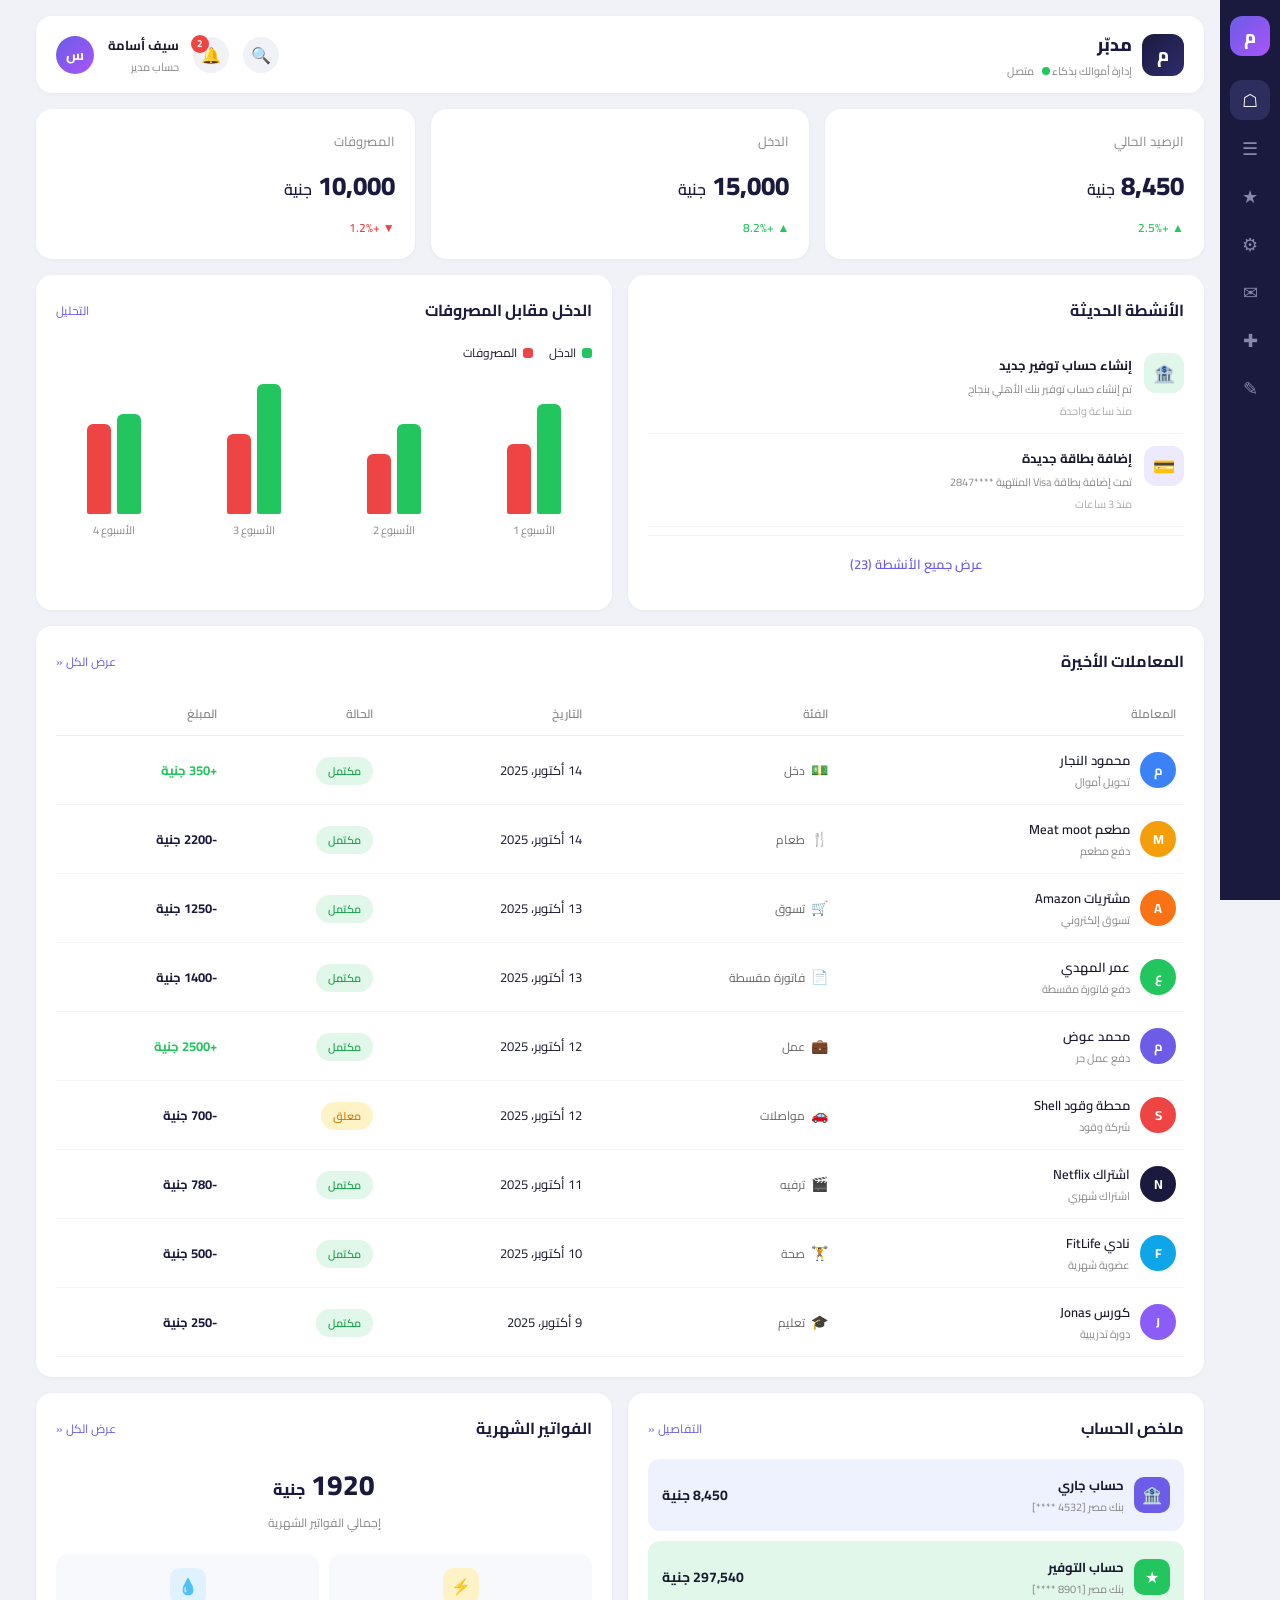
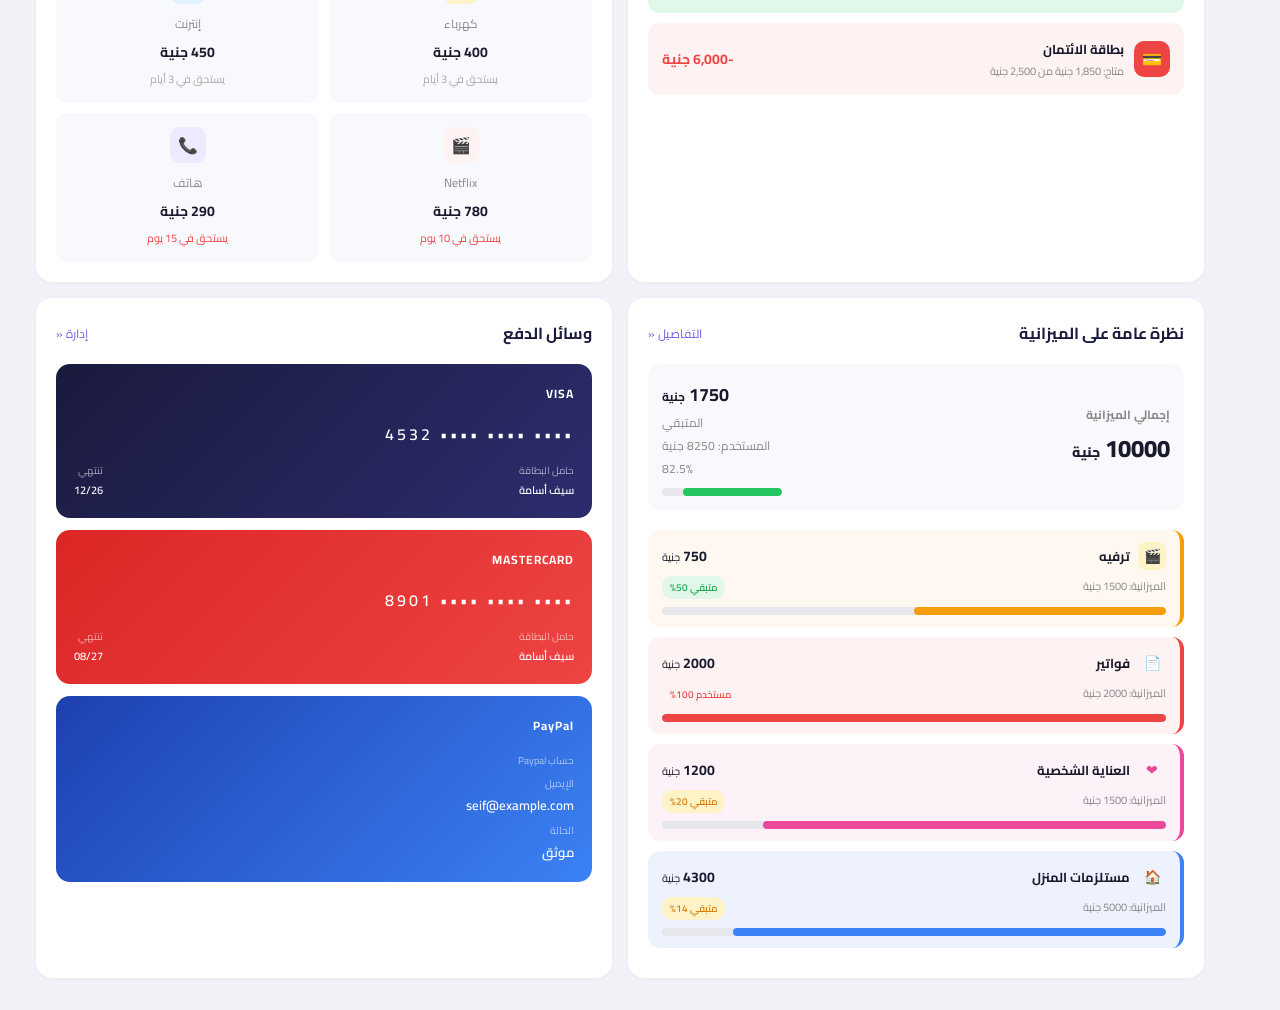
<file: index.html>
<!DOCTYPE html>
<html lang="ar" dir="rtl">
<head>
    <meta charset="UTF-8">
   <meta name="viewport" content="width=device-width, initial-scale=1.0">
    <title>مدبّر - إدارة أموالك بذكاء</title>
    <link rel="stylesheet" href="style.css">
</head>
<body>


<nav class="sidebar">
    <div class="sidebar-logo">م</div>
    <div class="sidebar-icon active">&#9750;</div>
    <div class="sidebar-icon">&#9776;</div>
    <div class="sidebar-icon">&#9733;</div>
    <div class="sidebar-icon">&#9881;</div>
    <div class="sidebar-icon">&#9993;</div>
    <div class="sidebar-icon">&#10010;</div>
    <div class="sidebar-icon">&#9998;</div>
</nav>


<div class="main">

 
    <header class="header">
  <div class="header-brand">
  <div class="header-brand-icon">م</div>
  <div class="header-brand-text">
   <h1>مدبّر</h1>
   <p>إدارة أموالك بذكاء <span class="status-dot"></span> متصل</p>
    </div>
    </div>
    <div class="header-user">
     <div class="header-search">&#128269;</div>
     <div class="header-notif">
           &#128276;
       <span class="notif-badge">2</span>
            </div>
            <div class="user-info">
                <div class="name">سيف أسامة</div>
                <div class="role">حساب مدير</div>
            </div>
            <div class="user-avatar">س</div>
        </div>
    </header>

    
    <div class="stats-row">
        <div class="stat-card">
            <div class="label">الرصيد الحالي</div>
            <div class="value">8,450 <span>جنية</span></div>
            <div class="change up">&#9650; +2.5%</div>
        </div>
        <div class="stat-card">
            <div class="label">الدخل</div>
            <div class="value">15,000 <span>جنية</span></div>
            <div class="change up">&#9650; +8.2%</div>
        </div>
        <div class="stat-card">
            <div class="label">المصروفات</div>
            <div class="value">10,000 <span>جنية</span></div>
            <div class="change down">&#9660; +1.2%</div>
        </div>
    </div>

   
    <div class="grid-2">
              <div class="card">
            <div class="card-header">
                <div class="card-title">الأنشطة الحديثة</div>
            </div>
            <div class="activity-item">
                <div class="activity-icon savings">&#127974;</div>
                <div>
                    <div class="activity-info">
                        <h4>إنشاء حساب توفير جديد</h4>
                        <p>تم إنشاء حساب توفير بنك الأهلي بنجاح</p>
                    </div>
                    <div class="activity-time">منذ ساعة واحدة</div>
                </div>
            </div>
            <div class="activity-item">
                <div class="activity-icon card-act">&#128179;</div>
                <div>
                    <div class="activity-info">
                        <h4>إضافة بطاقة جديدة</h4>
                        <p>تمت إضافة بطاقة Visa المنتهية ****2847</p>
                    </div>
                    <div class="activity-time">منذ 3 ساعات</div>
                </div>
            </div>
            <div class="view-all-link">
                <a href="#">عرض جميع الأنشطة (23)</a>
            </div>
        </div>

   
        <div class="card">
            <div class="card-header">
                <div class="card-title">الدخل مقابل المصروفات</div>
                <span class="card-link">التحليل</span>
            </div>
            <div class="chart-legend">
                <div class="legend-item">
                    <div class="legend-dot" style="background:#22c55e"></div>
                    <span>الدخل</span>
                </div>
                <div class="legend-item">
                    <div class="legend-dot" style="background:#ef4444"></div>
                    <span>المصروفات</span>
                </div>
            </div>
            <div class="bar-chart">
                <div class="bar-group">
                    <div class="bars">
                        <div class="bar income" style="height:110px"></div>
                        <div class="bar expense" style="height:70px"></div>
                    </div>
                    <div class="bar-label">الأسبوع 1</div>
                </div>
                <div class="bar-group">
                    <div class="bars">
                        <div class="bar income" style="height:90px"></div>
                        <div class="bar expense" style="height:60px"></div>
                    </div>
                    <div class="bar-label">الأسبوع 2</div>
                </div>
                <div class="bar-group">
                    <div class="bars">
                        <div class="bar income" style="height:130px"></div>
                        <div class="bar expense" style="height:80px"></div>
                    </div>
                    <div class="bar-label">الأسبوع 3</div>
                </div>
                <div class="bar-group">
                    <div class="bars">
                        <div class="bar income" style="height:100px"></div>
                        <div class="bar expense" style="height:90px"></div>
                    </div>
                    <div class="bar-label">الأسبوع 4</div>
                </div>
            </div>
        </div>
    </div>

    <!-- Transactions Table -->
    <div class="card full-card">
        <div class="card-header">
            <div class="card-title">المعاملات الأخيرة</div>
            <span class="card-link">عرض الكل &laquo;</span>
        </div>
        <table class="transactions-table">
            <thead>
                <tr>
                    <th>المعاملة</th>
                    <th>الفئة</th>
                    <th>التاريخ</th>
                    <th>الحالة</th>
                    <th>المبلغ</th>
                </tr>
            </thead>
            <tbody>
                <tr>
                    <td>
                        <div class="tx-name">
                            <div class="tx-avatar" style="background:#3b82f6">م</div>
                            <div class="tx-name-info">
                                <h4>محمود النجار</h4>
                                <p>تحويل أموال</p>
                            </div>
                        </div>
                    </td>
                    <td><div class="tx-cat"><span class="tx-cat-icon">&#128181;</span> دخل</div></td>
                    <td>14 أكتوبر، 2025</td>
                    <td><span class="tx-status complete">مكتمل</span></td>
                    <td><span class="tx-amount positive">+350 جنية</span></td>
                </tr>
                <tr>
                    <td>
                        <div class="tx-name">
                            <div class="tx-avatar" style="background:#f59e0b">M</div>
                            <div class="tx-name-info">
                                <h4>مطعم Meat moot</h4>
                                <p>دفع مطعم</p>
                            </div>
                        </div>
                    </td>
                    <td><div class="tx-cat"><span class="tx-cat-icon">&#127860;</span> طعام</div></td>
                    <td>14 أكتوبر، 2025</td>
                    <td><span class="tx-status complete">مكتمل</span></td>
                    <td><span class="tx-amount negative">-2200 جنية</span></td>
                </tr>
                <tr>
                    <td>
                        <div class="tx-name">
                            <div class="tx-avatar" style="background:#f97316">A</div>
                            <div class="tx-name-info">
                                <h4>مشتريات Amazon</h4>
                                <p>تسوق إلكتروني</p>
                            </div>
                        </div>
                    </td>
                    <td><div class="tx-cat"><span class="tx-cat-icon">&#128722;</span> تسوق</div></td>
                    <td>13 أكتوبر، 2025</td>
                    <td><span class="tx-status complete">مكتمل</span></td>
                    <td><span class="tx-amount negative">-1250 جنية</span></td>
                </tr>
                <tr>
                    <td>
                        <div class="tx-name">
                            <div class="tx-avatar" style="background:#22c55e">ع</div>
                            <div class="tx-name-info">
                                <h4>عمر المهدي</h4>
                                <p>دفع فاتورة مقسطة</p>
                            </div>
                        </div>
                    </td>
                    <td><div class="tx-cat"><span class="tx-cat-icon">&#128196;</span> فاتورة مقسطة</div></td>
                    <td>13 أكتوبر، 2025</td>
                    <td><span class="tx-status complete">مكتمل</span></td>
                    <td><span class="tx-amount negative">-1400 جنية</span></td>
                </tr>
                <tr>
                    <td>
                        <div class="tx-name">
                            <div class="tx-avatar" style="background:#6c5ce7">م</div>
                            <div class="tx-name-info">
                                <h4>محمد عوض</h4>
                                <p>دفع عمل حر</p>
                            </div>
                        </div>
                    </td>
                    <td><div class="tx-cat"><span class="tx-cat-icon">&#128188;</span> عمل</div></td>
                    <td>12 أكتوبر، 2025</td>
                    <td><span class="tx-status complete">مكتمل</span></td>
                    <td><span class="tx-amount positive">+2500 جنية</span></td>
                </tr>
                <tr>
                    <td>
                        <div class="tx-name">
                            <div class="tx-avatar" style="background:#ef4444">S</div>
                            <div class="tx-name-info">
                                <h4>محطة وقود Shell</h4>
                                <p>شركة وقود</p>
                            </div>
                        </div>
                    </td>
                    <td><div class="tx-cat"><span class="tx-cat-icon">&#128663;</span> مواصلات</div></td>
                    <td>12 أكتوبر، 2025</td>
                    <td><span class="tx-status pending">معلق</span></td>
                    <td><span class="tx-amount negative">-700 جنية</span></td>
                </tr>
                <tr>
                    <td>
                        <div class="tx-name">
                            <div class="tx-avatar" style="background:#1a1a3e">N</div>
                            <div class="tx-name-info">
                                <h4>اشتراك Netflix</h4>
                                <p>اشتراك شهري</p>
                            </div>
                        </div>
                    </td>
                    <td><div class="tx-cat"><span class="tx-cat-icon">&#127916;</span> ترفيه</div></td>
                    <td>11 أكتوبر، 2025</td>
                    <td><span class="tx-status complete">مكتمل</span></td>
                    <td><span class="tx-amount negative">-780 جنية</span></td>
                </tr>
                <tr>
                    <td>
                        <div class="tx-name">
                            <div class="tx-avatar" style="background:#0ea5e9">F</div>
                            <div class="tx-name-info">
                                <h4>نادي FitLife</h4>
                                <p>عضوية شهرية</p>
                            </div>
                        </div>
                    </td>
                    <td><div class="tx-cat"><span class="tx-cat-icon">&#127947;</span> صحة</div></td>
                    <td>10 أكتوبر، 2025</td>
                    <td><span class="tx-status complete">مكتمل</span></td>
                    <td><span class="tx-amount negative">-500 جنية</span></td>
                </tr>
                <tr>
                    <td>
                        <div class="tx-name">
                            <div class="tx-avatar" style="background:#8b5cf6">J</div>
                            <div class="tx-name-info">
                                <h4>كورس Jonas</h4>
                                <p>دورة تدريبية</p>
                            </div>
                        </div>
                    </td>
                    <td><div class="tx-cat"><span class="tx-cat-icon">&#127891;</span> تعليم</div></td>
                    <td>9 أكتوبر، 2025</td>
                    <td><span class="tx-status complete">مكتمل</span></td>
                    <td><span class="tx-amount negative">-250 جنية</span></td>
                </tr>
            </tbody>
        </table>
    </div>

       <div class="grid-2">
      
        <div class="card">
            <div class="card-header">
                <div class="card-title">ملخص الحساب</div>
                <span class="card-link">التفاصيل &laquo;</span>
            </div>
            <div class="account-item checking">
                <div class="account-right">
                    <div class="account-icon checking">&#127974;</div>
                    <div class="account-name">
                        <h4>حساب جاري</h4>
                        <p>بنك مصر [4532 ****]</p>
                    </div>
                </div>
                <div class="account-balance">8,450 جنية</div>
            </div>
            <div class="account-item savings">
                <div class="account-right">
                    <div class="account-icon savings-icon">&#9733;</div>
                    <div class="account-name">
                        <h4>حساب التوفير</h4>
                        <p>بنك مصر [8901 ****]</p>
                    </div>
                </div>
                <div class="account-balance">297,540 جنية</div>
            </div>
            <div class="account-item credit">
                <div class="account-right">
                    <div class="account-icon credit-icon">&#128179;</div>
                    <div class="account-name">
                        <h4>بطاقة الائتمان</h4>
                        <p>متاح: 1,850 جنية من 2,500 جنية</p>
                    </div>
                </div>
                <div class="account-balance" style="color:#ef4444">-6,000 جنية</div>
            </div>
        </div>

        
        <div class="card">
            <div class="card-header">
                <div class="card-title">الفواتير الشهرية</div>
                <span class="card-link">عرض الكل &laquo;</span>
            </div>
            <div class="bills-total">
                <div class="amount">1920 <span>جنية</span></div>
                <div class="subtitle">إجمالي الفواتير الشهرية</div>
            </div>
            <div class="bills-grid">
                <div class="bill-item">
                    <div class="bill-icon electric">&#9889;</div>
                    <div class="bill-name">كهرباء</div>
                    <div class="bill-amount">400 جنية</div>
                    <div class="bill-due">يستحق في 3 أيام</div>
                </div>
                <div class="bill-item">
                    <div class="bill-icon water">&#128167;</div>
                    <div class="bill-name">إنترنت</div>
                    <div class="bill-amount">450 جنية</div>
                    <div class="bill-due">يستحق في 3 أيام</div>
                </div>
                <div class="bill-item">
                    <div class="bill-icon netflix">&#127916;</div>
                    <div class="bill-name">Netflix</div>
                    <div class="bill-amount">780 جنية</div>
                    <div class="bill-due soon">يستحق في 10 يوم</div>
                </div>
                <div class="bill-item">
                    <div class="bill-icon phone">&#128222;</div>
                    <div class="bill-name">هاتف</div>
                    <div class="bill-amount">290 جنية</div>
                    <div class="bill-due soon">يستحق في 15 يوم</div>
                </div>
            </div>
        </div>
    </div>

 
    <div class="grid-2">
     
        <div class="card">
            <div class="card-header">
                <div class="card-title">نظرة عامة على الميزانية</div>
                <span class="card-link">التفاصيل &laquo;</span>
            </div>
            <div class="budget-total">
                <div class="budget-total-right">
                    <h4>إجمالي الميزانية</h4>
                    <div class="amount">10000 <span>جنية</span></div>
                </div>
                <div class="budget-total-left">
                    <div class="spent">1750 <span>جنية</span></div>
                    <div class="percent">المتبقي</div>
                    <div class="percent">المستخدم: 8250 جنية</div>
                    <div class="percent">82.5%</div>
                    <div class="progress-bar" style="width:120px">
                        <div class="progress-fill green" style="width:82.5%"></div>
                    </div>
                </div>
            </div>

            <div class="budget-item entertainment">
                <div class="budget-item-header">
                    <div class="budget-item-right">
                        <div class="budget-cat-icon" style="background:#fef3c7;color:#f59e0b">&#127916;</div>
                        <div class="budget-item-name">ترفيه</div>
                    </div>
                    <div class="budget-item-amount">750 <span>جنية</span></div>
                </div>
                <div class="budget-item-details">
                    <span>الميزانية: 1500 جنية</span>
                    <span class="budget-tag green">متبقي 50%</span>
                </div>
                <div class="progress-bar"><div class="progress-fill yellow" style="width:50%"></div></div>
            </div>

            <div class="budget-item bills-cat">
                <div class="budget-item-header">
                    <div class="budget-item-right">
                        <div class="budget-cat-icon" style="background:#fef2f2;color:#ef4444">&#128196;</div>
                        <div class="budget-item-name">فواتير</div>
                    </div>
                    <div class="budget-item-amount">2000 <span>جنية</span></div>
                </div>
                <div class="budget-item-details">
                    <span>الميزانية: 2000 جنية</span>
                    <span class="budget-tag red">مستخدم 100%</span>
                </div>
                <div class="progress-bar"><div class="progress-fill red" style="width:100%"></div></div>
            </div>

            <div class="budget-item personal">
                <div class="budget-item-header">
                    <div class="budget-item-right">
                        <div class="budget-cat-icon" style="background:#fdf2f8;color:#ec4899">&#10084;</div>
                        <div class="budget-item-name">العناية الشخصية</div>
                    </div>
                    <div class="budget-item-amount">1200 <span>جنية</span></div>
                </div>
                <div class="budget-item-details">
                    <span>الميزانية: 1500 جنية</span>
                    <span class="budget-tag yellow">متبقي 20%</span>
                </div>
                <div class="progress-bar"><div class="progress-fill pink" style="width:80%"></div></div>
            </div>

            <div class="budget-item home">
                <div class="budget-item-header">
                    <div class="budget-item-right">
                        <div class="budget-cat-icon" style="background:#eef2ff;color:#3b82f6">&#127968;</div>
                        <div class="budget-item-name">مستلزمات المنزل</div>
                    </div>
                    <div class="budget-item-amount">4300 <span>جنية</span></div>
                </div>
                <div class="budget-item-details">
                    <span>الميزانية: 5000 جنية</span>
                    <span class="budget-tag yellow">متبقي 14%</span>
                </div>
                <div class="progress-bar"><div class="progress-fill blue" style="width:86%"></div></div>
            </div>
        </div>

    
        <div class="card">
            <div class="card-header">
                <div class="card-title">وسائل الدفع</div>
                <span class="card-link">إدارة &laquo;</span>
            </div>

            <div class="payment-card visa">
                <div class="payment-card-brand">VISA</div>
                <div class="payment-card-number">4532 &bull;&bull;&bull;&bull; &bull;&bull;&bull;&bull; &bull;&bull;&bull;&bull;</div>
                <div class="payment-card-bottom">
                    <div>
                        <div class="label">حامل البطاقة</div>
                        <div class="val">سيف أسامة</div>
                    </div>
                    <div>
                        <div class="label">تنتهي</div>
                        <div class="val">12/26</div>
                    </div>
                </div>
            </div>

            <div class="payment-card master">
                <div class="payment-card-brand">MASTERCARD</div>
                <div class="payment-card-number">8901 &bull;&bull;&bull;&bull; &bull;&bull;&bull;&bull; &bull;&bull;&bull;&bull;</div>
                <div class="payment-card-bottom">
                    <div>
                        <div class="label">حامل البطاقة</div>
                        <div class="val">سيف أسامة</div>
                    </div>
                    <div>
                        <div class="label">تنتهي</div>
                        <div class="val">08/27</div>
                    </div>
                </div>
            </div>

            <div class="payment-card paypal">
                <div class="payment-card-brand">PayPal</div>
                <div class="payment-paypal-info">
                    <div>
                        <div class="label">حساب Paypal</div>
                    </div>
                    <div>
                        <div class="label">الإيميل</div>
                        <div class="val">seif@example.com</div>
                    </div>
                    <div>
                        <div class="label">الحالة</div>
                        <div class="val">موثق</div>
                    </div>
                </div>
            </div>
        </div>
    </div>

</div>

</body>
</html>
</file>
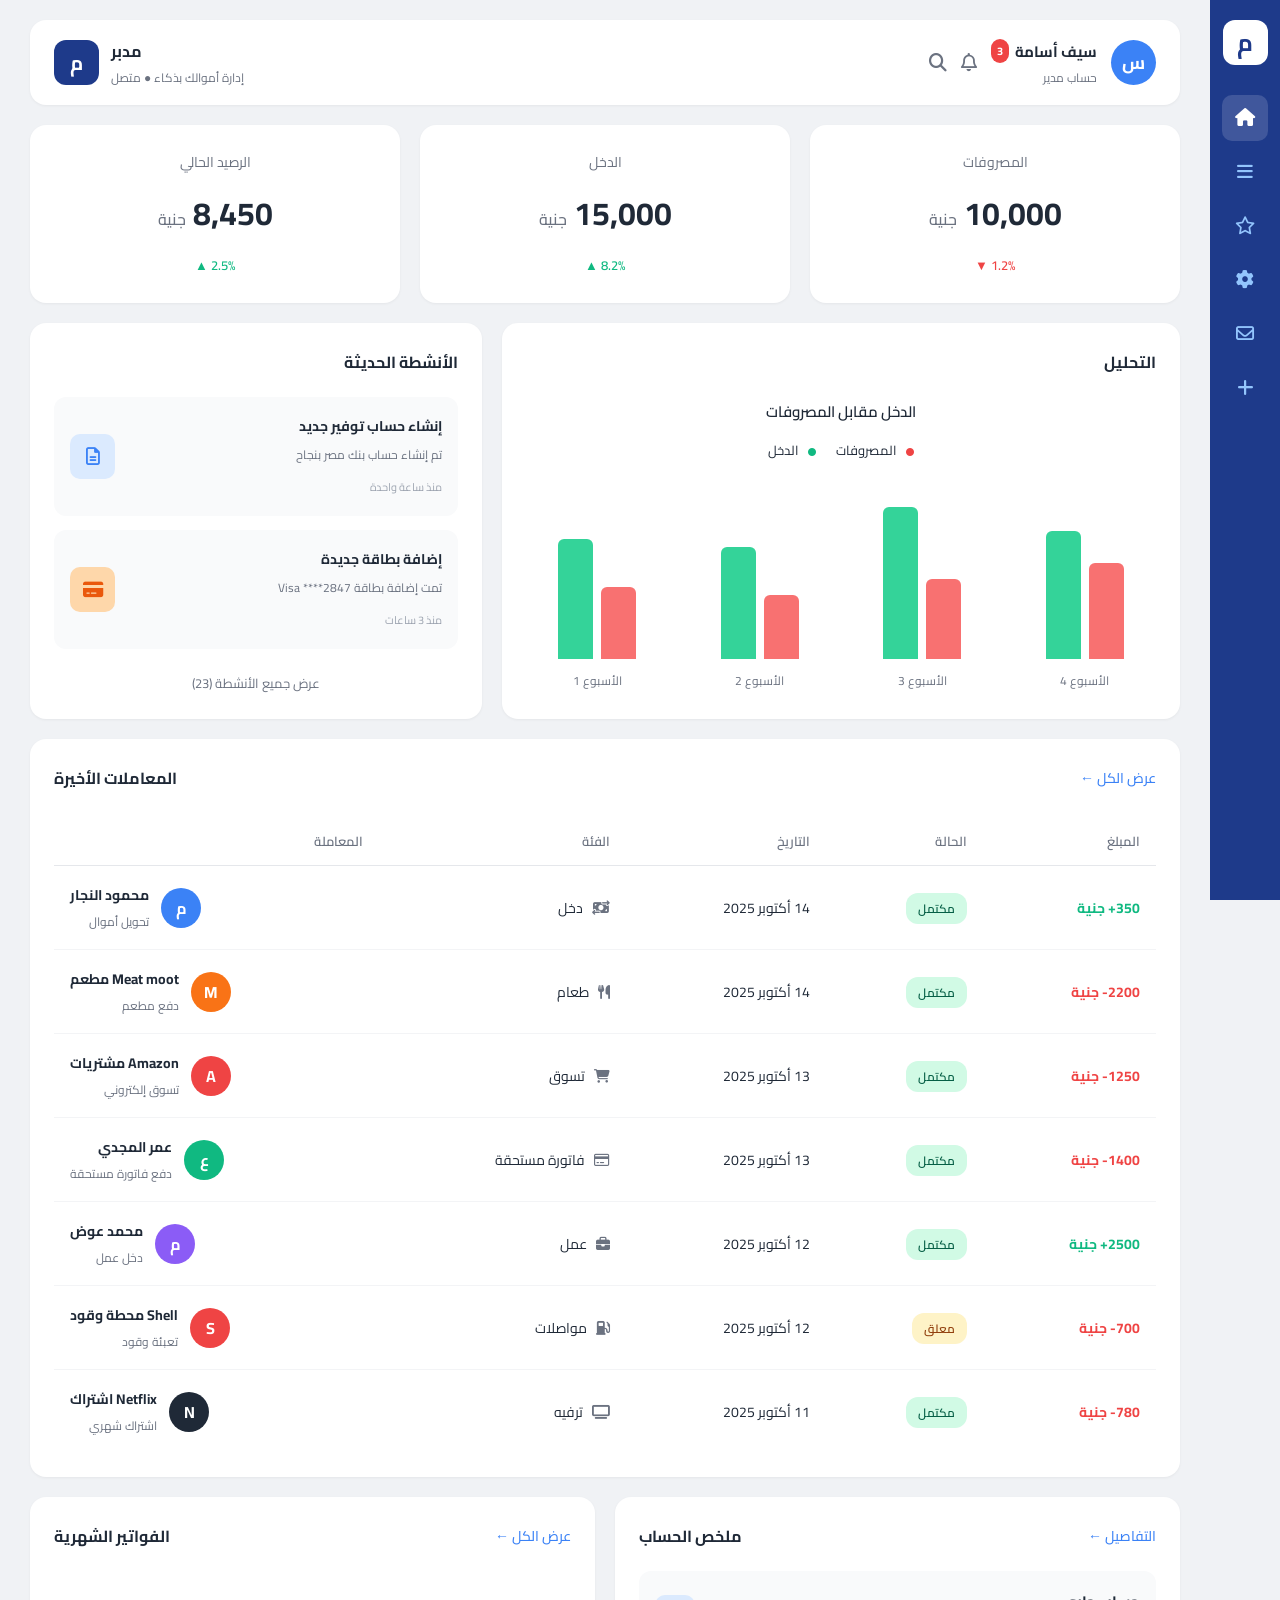
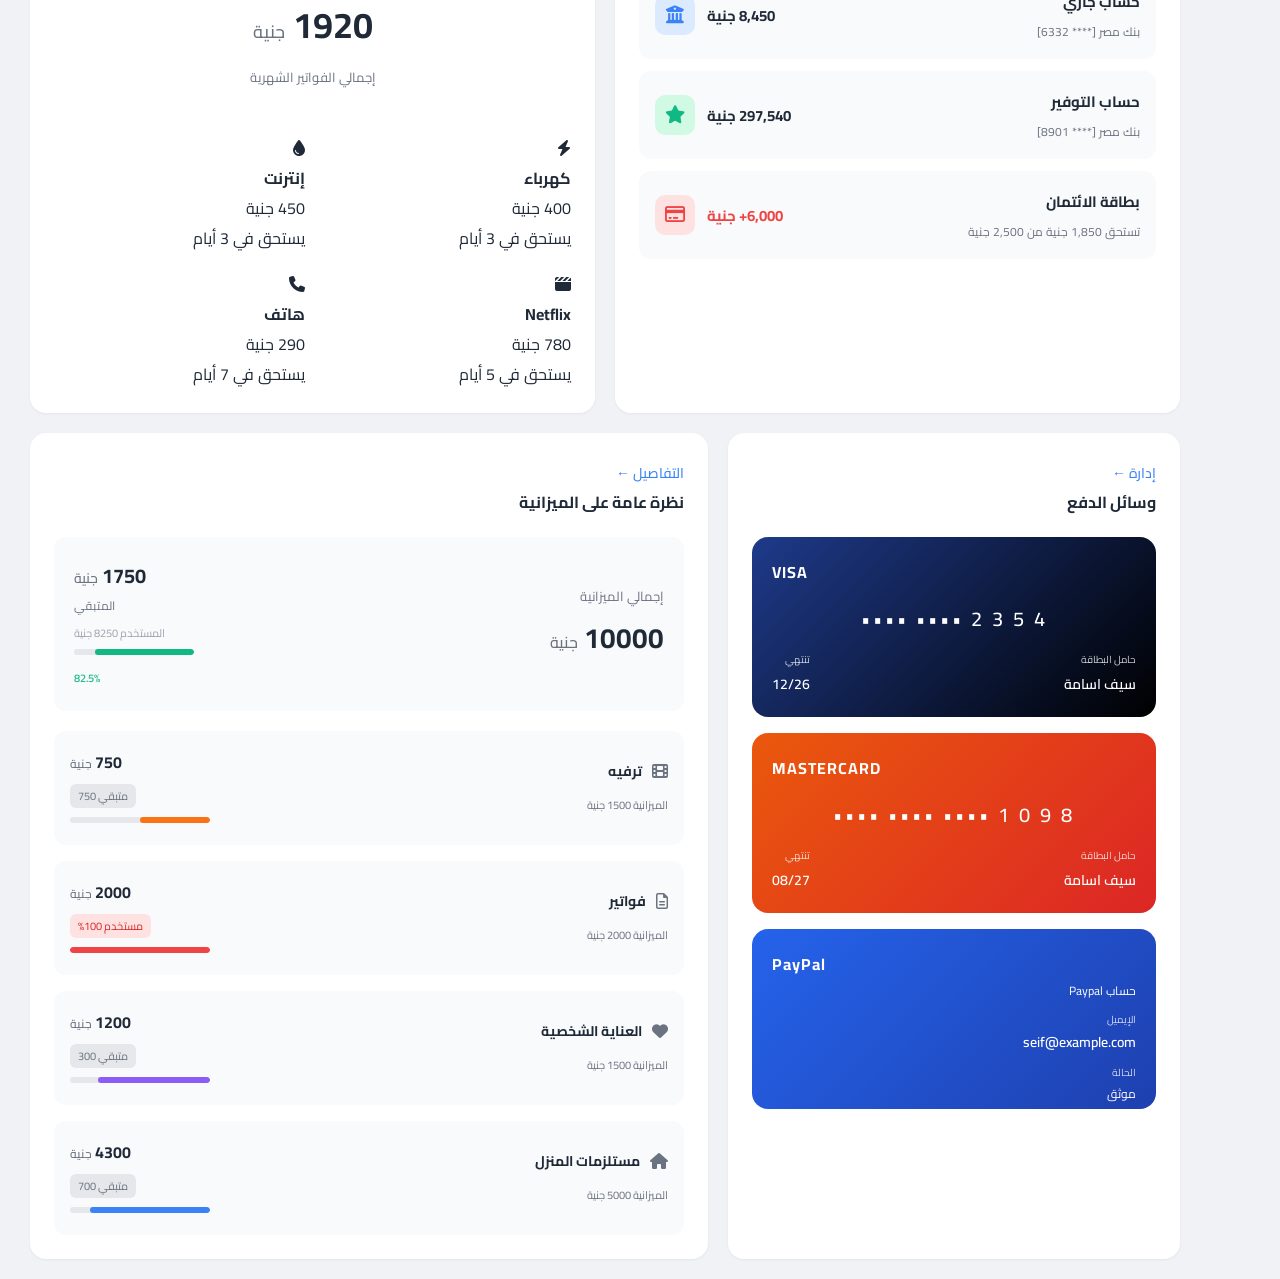
<file: Assignment 5/index.html>
<!DOCTYPE html>
<html lang="ar" dir="rtl">
<head>
    <meta charset="UTF-8">
    <meta name="viewport" content="width=device-width, initial-scale=1.0">
    <title>مدبر - إدارة أموالك بذكاء</title>
    <link rel="stylesheet" href="style.css">
    <link rel="stylesheet" href="https://cdnjs.cloudflare.com/ajax/libs/font-awesome/6.5.2/css/all.min.css">
    <link href="https://fonts.googleapis.com/css2?family=Cairo:wght@400;500;600;700&display=swap" rel="stylesheet">
</head>
<body>
    <div class="app-container">
        <aside class="sidebar">
            <div class="sidebar-logo">
                <div class="logo-icon">م</div>
            </div>
            <nav class="sidebar-icons">
                <a href="#" class="active"><i class="fa-solid fa-house"></i></a>
                <a href="#"><i class="fa-solid fa-bars"></i></a>
                <a href="#"><i class="fa-regular fa-star"></i></a>
                <a href="#"><i class="fa-solid fa-gear"></i></a>
                <a href="#"><i class="fa-regular fa-envelope"></i></a>
                <a href="#"><i class="fa-solid fa-plus"></i></a>
            </nav>
        </aside>

        <div class="main-wrapper">
            <header class="top-header">
                <div class="user-section">
                    <div class="user-avatar">س</div>
                    <div class="user-details">
                        <h4>سيف أسامة <span class="badge-notif">3</span></h4>
                        <p>حساب مدير</p>
                    </div>
                    <i class="fa-regular fa-bell"></i>
                    <i class="fa-solid fa-magnifying-glass"></i>
                </div>

                <div class="brand-section">
                    <div class="brand-info">
                        <h4>مدبر</h4>
                        <p>إدارة أموالك بذكاء ● متصل</p>
                    </div>
                    <div class="brand-icon">م</div>
                </div>
            </header>

            <div class="stats-row">
                <div class="stat-box">
                    <p>المصروفات</p>
                    <h2>10,000 <span>جنية</span></h2>
                    <span class="stat-percent down">1.2% ▼</span>
                </div>
                <div class="stat-box">
                    <p>الدخل</p>
                    <h2>15,000 <span>جنية</span></h2>
                    <span class="stat-percent up">8.2% ▲</span>
                </div>
                <div class="stat-box">
                    <p>الرصيد الحالي</p>
                    <h2>8,450 <span>جنية</span></h2>
                    <span class="stat-percent up">2.5% ▲</span>
                </div>
            </div>

            <div class="content-row">
                <div class="chart-section">
                    <div class="section-header">
                        <h3>التحليل</h3>
                    </div>
                    <div class="chart-container">
                        <h4>الدخل مقابل المصروفات</h4>
                        <div class="chart-legend">
                            <span><i class="fa-solid fa-circle" style="color: #ef4444;"></i> المصروفات</span>
                            <span><i class="fa-solid fa-circle" style="color: #10b981;"></i> الدخل</span>
                        </div>
                        <div class="bar-chart">
                            <div class="bar-group">
                                <div class="bars">
                                    <div class="bar red" style="height: 60%;"></div>
                                    <div class="bar green" style="height: 80%;"></div>
                                </div>
                                <span>الأسبوع 4</span>
                            </div>
                            <div class="bar-group">
                                <div class="bars">
                                    <div class="bar red" style="height: 50%;"></div>
                                    <div class="bar green" style="height: 95%;"></div>
                                </div>
                                <span>الأسبوع 3</span>
                            </div>
                            <div class="bar-group">
                                <div class="bars">
                                    <div class="bar red" style="height: 40%;"></div>
                                    <div class="bar green" style="height: 70%;"></div>
                                </div>
                                <span>الأسبوع 2</span>
                            </div>
                            <div class="bar-group">
                                <div class="bars">
                                    <div class="bar red" style="height: 45%;"></div>
                                    <div class="bar green" style="height: 75%;"></div>
                                </div>
                                <span>الأسبوع 1</span>
                            </div>
                        </div>
                    </div>
                </div>

                <div class="activity-section">
                    <div class="section-header">
                        <h3>الأنشطة الحديثة</h3>
                    </div>
                    <div class="activity-list">
                        <div class="activity-card">
                            <div class="activity-content">
                                <h4>إنشاء حساب توفير جديد</h4>
                                <p>تم إنشاء حساب بنك مصر بنجاح</p>
                                <span>منذ ساعة واحدة</span>
                            </div>
                            <div class="activity-icon-box">
                                <i class="fa-regular fa-file-lines"></i>
                            </div>
                        </div>
                        <div class="activity-card">
                            <div class="activity-content">
                                <h4>إضافة بطاقة جديدة</h4>
                                <p>تمت إضافة بطاقة Visa ****2847</p>
                                <span>منذ 3 ساعات</span>
                            </div>
                            <div class="activity-icon-box orange">
                                <i class="fa-solid fa-credit-card"></i>
                            </div>
                        </div>
                        <a href="#" class="view-all">عرض جميع الأنشطة (23)</a>
                    </div>
                </div>
            </div>

            <div class="transactions-section">
                <div class="section-header">
                    <a href="#" class="view-all-link">عرض الكل ←</a>
                    <h3>المعاملات الأخيرة</h3>
                </div>
                <div class="transactions-table">
                    <table>
                        <thead>
                            <tr>
                                <th>المبلغ</th>
                                <th>الحالة</th>
                                <th>التاريخ</th>
                                <th>الفئة</th>
                                <th>المعاملة</th>
                            </tr>
                        </thead>
                        <tbody>
                            <tr>
                                <td class="amount income">350+ جنية</td>
                                <td><span class="status-badge done">مكتمل</span></td>
                                <td>14 أكتوبر 2025</td>
                                <td><i class="fa-solid fa-money-bill-transfer"></i> دخل</td>
                                <td>
                                    <div class="transaction-info">
                                        <div class="avatar-circle blue">م</div>
                                        <div>
                                            <h4>محمود النجار</h4>
                                            <p>تحويل أموال</p>
                                        </div>
                                    </div>
                                </td>
                            </tr>
                            <tr>
                                <td class="amount expense">2200- جنية</td>
                                <td><span class="status-badge done">مكتمل</span></td>
                                <td>14 أكتوبر 2025</td>
                                <td><i class="fa-solid fa-utensils"></i> طعام</td>
                                <td>
                                    <div class="transaction-info">
                                        <div class="avatar-circle orange">M</div>
                                        <div>
                                            <h4>Meat moot مطعم</h4>
                                            <p>دفع مطعم</p>
                                        </div>
                                    </div>
                                </td>
                            </tr>
                            <tr>
                                <td class="amount expense">1250- جنية</td>
                                <td><span class="status-badge done">مكتمل</span></td>
                                <td>13 أكتوبر 2025</td>
                                <td><i class="fa-solid fa-cart-shopping"></i> تسوق</td>
                                <td>
                                    <div class="transaction-info">
                                        <div class="avatar-circle red">A</div>
                                        <div>
                                            <h4>Amazon مشتريات</h4>
                                            <p>تسوق إلكتروني</p>
                                        </div>
                                    </div>
                                </td>
                            </tr>
                            <tr>
                                <td class="amount expense">1400- جنية</td>
                                <td><span class="status-badge done">مكتمل</span></td>
                                <td>13 أكتوبر 2025</td>
                                <td><i class="fa-regular fa-credit-card"></i> فاتورة مستحقة</td>
                                <td>
                                    <div class="transaction-info">
                                        <div class="avatar-circle green">ع</div>
                                        <div>
                                            <h4>عمر المجدي</h4>
                                            <p>دفع فاتورة مستحقة</p>
                                        </div>
                                    </div>
                                </td>
                            </tr>
                            <tr>
                                <td class="amount income">2500+ جنية</td>
                                <td><span class="status-badge done">مكتمل</span></td>
                                <td>12 أكتوبر 2025</td>
                                <td><i class="fa-solid fa-briefcase"></i> عمل</td>
                                <td>
                                    <div class="transaction-info">
                                        <div class="avatar-circle purple">م</div>
                                        <div>
                                            <h4>محمد عوض</h4>
                                            <p>دخل عمل</p>
                                        </div>
                                    </div>
                                </td>
                            </tr>
                            <tr>
                                <td class="amount expense">700- جنية</td>
                                <td><span class="status-badge pending">معلق</span></td>
                                <td>12 أكتوبر 2025</td>
                                <td><i class="fa-solid fa-gas-pump"></i> مواصلات</td>
                                <td>
                                    <div class="transaction-info">
                                        <div class="avatar-circle red">S</div>
                                        <div>
                                            <h4>Shell محطة وقود</h4>
                                            <p>تعبئة وقود</p>
                                        </div>
                                    </div>
                                </td>
                            </tr>
                            <tr>
                                <td class="amount expense">780- جنية</td>
                                <td><span class="status-badge done">مكتمل</span></td>
                                <td>11 أكتوبر 2025</td>
                                <td><i class="fa-solid fa-tv"></i> ترفيه</td>
                                <td>
                                    <div class="transaction-info">
                                        <div class="avatar-circle dark">N</div>
                                        <div>
                                            <h4>Netflix اشتراك</h4>
                                            <p>اشتراك شهري</p>
                                        </div>
                                    </div>
                                </td>
                            </tr>
                        </tbody>
                    </table>
                </div>
            </div>

            <div class="summary-row">
                <div class="account-summary">
                    <div class="section-header">
                        <a href="#" class="view-all-link">التفاصيل ←</a>
                        <h3>ملخص الحساب</h3>
                    </div>
                    <div class="account-list">
                        <div class="account-card">
                            <div class="account-info">
                                <h4>حساب جاري</h4>
                                <p>بنك مصر [**** 6332]</p>
                            </div>
                            <div class="account-amount">
                                <span>8,450 جنية</span>
                                <div class="account-icon blue"><i class="fa-solid fa-building-columns"></i></div>
                            </div>
                        </div>
                        <div class="account-card">
                            <div class="account-info">
                                <h4>حساب التوفير</h4>
                                <p>بنك مصر [**** 8901]</p>
                            </div>
                            <div class="account-amount">
                                <span>297,540 جنية</span>
                                <div class="account-icon green"><i class="fa-solid fa-star"></i></div>
                            </div>
                        </div>
                        <div class="account-card">
                            <div class="account-info">
                                <h4>بطاقة الائتمان</h4>
                                <p>تستحق 1,850 جنية من 2,500 جنية</p>
                            </div>
                            <div class="account-amount">
                                <span class="credit">6,000+ جنية</span>
                                <div class="account-icon red"><i class="fa-regular fa-credit-card"></i></div>
                            </div>
                        </div>
                    </div>
                </div>

                <div class="bills-section">
                    <div class="section-header">
                        <a href="#" class="view-all-link">عرض الكل ←</a>
                        <h3>الفواتير الشهرية</h3>
                    </div>
                    <div class="bills-total">
                        <h2>1920 <span>جنية</span></h2>
                        <p>إجمالي الفواتير الشهرية</p>
                    </div>
                    <div class="bills-grid">
                        <div class="bill-card">
                            <i class="fa-solid fa-bolt"></i>
                            <h4>كهرباء</h4>
                            <p class="bill-amount">400 جنية</p>
                            <span>يستحق في 3 أيام</span>
                        </div>
                        <div class="bill-card">
                            <i class="fa-solid fa-droplet"></i>
                            <h4>إنترنت</h4>
                            <p class="bill-amount">450 جنية</p>
                            <span>يستحق في 3 أيام</span>
                        </div>
                        <div class="bill-card">
                            <i class="fa-solid fa-clapperboard"></i>
                            <h4>Netflix</h4>
                            <p class="bill-amount">780 جنية</p>
                            <span>يستحق في 5 أيام</span>
                        </div>
                        <div class="bill-card">
                            <i class="fa-solid fa-phone"></i>
                            <h4>هاتف</h4>
                            <p class="bill-amount">290 جنية</p>
                            <span>يستحق في 7 أيام</span>
                        </div>
                    </div>
                </div>
            </div>

<div class="payment-budget-row">
    <div class="payment-methods">
        <div class="section-header">
            <a href="#" class="view-all-link">إدارة ←</a>
            <h3>وسائل الدفع</h3>
        </div>
        
        <div class="cards-list">
            <div class="payment-card visa-card">
                <div class="card-top">
                    <span class="card-type">VISA</span>
                </div>
                <div class="card-number">4 5 3 2  ••••  ••••</div>
                <div class="card-bottom">
                    <div class="card-holder">
                        <span>حامل البطاقة</span>
                        <p>سيف اسامة</p>
                    </div>
                    <div class="card-expiry">
                        <span>تنتهي</span>
                        <p>12/26</p>
                    </div>
                </div>
            </div>

            <div class="payment-card mastercard">
                <div class="card-top">
                    <span class="card-type">MASTERCARD</span>
                </div>
                <div class="card-number">8 9 0 1  ••••  ••••  ••••</div>
                <div class="card-bottom">
                    <div class="card-holder">
                        <span>حامل البطاقة</span>
                        <p>سيف اسامة</p>
                    </div>
                    <div class="card-expiry">
                        <span>تنتهي</span>
                        <p>08/27</p>
                    </div>
                </div>
            </div>

            <div class="payment-card paypal-card">
                <div class="card-top">
                    <span class="card-type">PayPal</span>
                </div>
                <div class="paypal-details">
                    <p>حساب Paypal</p>
                    <span>الإيميل</span>
                    <h4>seif@example.com</h4>
                    <span class="status">الحالة</span>
                    <p>موثق</p>
                </div>
            </div>
        </div>
    </div>

    <div class="budget-overview">
        <div class="section-header">
            <a href="#" class="view-all-link">التفاصيل ←</a>
            <h3>نظرة عامة على الميزانية</h3>
        </div>

        <div class="budget-total-card">
            <div class="budget-total-info">
                <p>إجمالي الميزانية</p>
                <h2>10000 <span>جنية</span></h2>
            </div>
            <div class="budget-spent-info">
                <h3>1750 <span>جنية</span></h3>
                <p>المتبقي</p>
                <span class="budget-detail">المستخدم 8250 جنية</span>
                <div class="progress-bar">
                    <div class="progress" style="width: 82.5%;"></div>
                </div>
                <span class="progress-percent">82.5%</span>
            </div>
        </div>

        <div class="budget-items">
            <div class="budget-item">
                <div class="budget-item-info">
                    <div class="budget-item-title">
                        <i class="fa-solid fa-film"></i>
                        <h4>ترفيه</h4>
                    </div>
                    <span>الميزانية 1500 جنية</span>
                </div>
                <div class="budget-item-amount">
                    <h4>750 <span>جنية</span></h4>
                    <span class="remaining">متبقي 750</span>
                    <div class="progress-bar small">
                        <div class="progress orange" style="width: 50%;"></div>
                    </div>
                </div>
            </div>

            <div class="budget-item">
                <div class="budget-item-info">
                    <div class="budget-item-title">
                        <i class="fa-regular fa-file-lines"></i>
                        <h4>فواتير</h4>
                    </div>
                    <span>الميزانية 2000 جنية</span>
                </div>
                <div class="budget-item-amount">
                    <h4>2000 <span>جنية</span></h4>
                    <span class="remaining danger">مستخدم 100%</span>
                    <div class="progress-bar small">
                        <div class="progress red" style="width: 100%;"></div>
                    </div>
                </div>
            </div>

            <div class="budget-item">
                <div class="budget-item-info">
                    <div class="budget-item-title">
                        <i class="fa-solid fa-heart"></i>
                        <h4>العناية الشخصية</h4>
                    </div>
                    <span>الميزانية 1500 جنية</span>
                </div>
                <div class="budget-item-amount">
                    <h4>1200 <span>جنية</span></h4>
                    <span class="remaining">متبقي 300</span>
                    <div class="progress-bar small">
                        <div class="progress purple" style="width: 80%;"></div>
                    </div>
                </div>
            </div>

            <div class="budget-item">
                <div class="budget-item-info">
                    <div class="budget-item-title">
                        <i class="fa-solid fa-house"></i>
                        <h4>مستلزمات المنزل</h4>
                    </div>
                    <span>الميزانية 5000 جنية</span>
                </div>
                <div class="budget-item-amount">
                    <h4>4300 <span>جنية</span></h4>
                    <span class="remaining">متبقي 700</span>
                    <div class="progress-bar small">
                        <div class="progress blue" style="width: 86%;"></div>
                    </div>
                </div>
            </div>
        </div>
    </div>
</div>
        </div>
    </div>
</body>
</html>
</file>
<file: style.css>
@import url('https://fonts.googleapis.com/css2?family=Cairo:wght@400;600;700;800&display=swap');

* {
    margin: 0;
    padding: 0;
    box-sizing: border-box;
}

body {
    font-family: 'Cairo', sans-serif;
    background: #f0f2f8;
    color: #1a1a2e;
    direction: rtl;
}

.sidebar {
    position: fixed;
    top: 0;
    right: 0;
    width: 60px;
    height: 100vh;
    background: #1a1a3e;
    display: flex;
    flex-direction: column;
    align-items: center;
    padding: 16px 0;
    z-index: 100;
    gap: 8px;
}

.sidebar-icon {
    width: 40px;
    height: 40px;
    border-radius: 12px;
    display: flex;
    align-items: center;
    justify-content: center;
    color: #8888aa;
    cursor: pointer;
    transition: all 0.2s;
    font-size: 18px;
}

.sidebar-icon:hover,
.sidebar-icon.active {
    background: #2d2d5e;
    color: #fff;
}

.sidebar-logo {
    width: 40px;
    height: 40px;
    border-radius: 12px;
    background: linear-gradient(135deg, #6c5ce7, #a855f7);
    display: flex;
    align-items: center;
    justify-content: center;
    color: #fff;
    font-weight: 800;
    font-size: 18px;
    margin-bottom: 16px;
}

.main {
    margin-right: 60px;
    padding: 16px;
    max-width: 1200px;
}


.header {
    display: flex;
    justify-content: space-between;
    align-items: center;
    background: #fff;
    border-radius: 16px;
    padding: 12px 20px;
    margin-bottom: 16px;
    box-shadow: 0 1px 4px rgba(0,0,0,0.04);
}

.header-brand {
    display: flex;
    align-items: center;
    gap: 10px;
}

.header-brand-icon {
    width: 42px;
    height: 42px;
    border-radius: 12px;
    background: linear-gradient(135deg, #1a1a3e, #2d2d6e);
    display: flex;
    align-items: center;
    justify-content: center;
    color: #fff;
    font-weight: 800;
    font-size: 18px;
}

.header-brand-text h1 {
    font-size: 18px;
    font-weight: 800;
    color: #1a1a3e;
}

.header-brand-text p {
    font-size: 11px;
    color: #888;
}

.status-dot {
    display: inline-block;
    width: 8px;
    height: 8px;
    background: #22c55e;
    border-radius: 50%;
    margin-left: 6px;
}

.header-user {
    display: flex;
    align-items: center;
    gap: 14px;
}

.header-search {
    width: 36px;
    height: 36px;
    border-radius: 50%;
    background: #f0f2f8;
    display: flex;
    align-items: center;
    justify-content: center;
    cursor: pointer;
    color: #555;
}

.header-notif {
    position: relative;
    width: 36px;
    height: 36px;
    border-radius: 50%;
    background: #f0f2f8;
    display: flex;
    align-items: center;
    justify-content: center;
    cursor: pointer;
    color: #555;
}

.notif-badge {
    position: absolute;
    top: -2px;
    left: -2px;
    width: 18px;
    height: 18px;
    background: #ef4444;
    color: #fff;
    border-radius: 50%;
    font-size: 10px;
    display: flex;
    align-items: center;
    justify-content: center;
    font-weight: 700;
}

.user-avatar {
    width: 38px;
    height: 38px;
    border-radius: 50%;
    background: linear-gradient(135deg, #6c5ce7, #a855f7);
    display: flex;
    align-items: center;
    justify-content: center;
    color: #fff;
    font-weight: 700;
    font-size: 14px;
}

.user-info {
    text-align: right;
}

.user-info .name {
    font-size: 13px;
    font-weight: 700;
}

.user-info .role {
    font-size: 11px;
    color: #888;
}


.stats-row {
    display: grid;
    grid-template-columns: repeat(3, 1fr);
    gap: 16px;
    margin-bottom: 16px;
}

.stat-card {
    background: #fff;
    border-radius: 16px;
    padding: 20px;
    box-shadow: 0 1px 4px rgba(0,0,0,0.04);
}

.stat-card .label {
    font-size: 13px;
    color: #888;
    margin-bottom: 8px;
}

.stat-card .value {
    font-size: 26px;
    font-weight: 800;
    color: #1a1a3e;
}

.stat-card .value span {
    font-size: 16px;
    font-weight: 600;
}

.stat-card .change {
    font-size: 12px;
    margin-top: 6px;
    font-weight: 600;
}

.stat-card .change.up {
    color: #22c55e;
}

.stat-card .change.down {
    color: #ef4444;
}


.grid-2 {
    display: grid;
    grid-template-columns: 1fr 1fr;
    gap: 16px;
    margin-bottom: 16px;
}

.card {
    background: #fff;
    border-radius: 16px;
    padding: 20px;
    box-shadow: 0 1px 4px rgba(0,0,0,0.04);
}

.card-header {
    display: flex;
    justify-content: space-between;
    align-items: center;
    margin-bottom: 16px;
}

.card-title {
    font-size: 16px;
    font-weight: 700;
    color: #1a1a3e;
}

.card-link {
    font-size: 12px;
    color: #6c5ce7;
    text-decoration: none;
    cursor: pointer;
}


.chart-legend {
    display: flex;
    gap: 16px;
    margin-bottom: 16px;
    font-size: 12px;
}

.legend-item {
    display: flex;
    align-items: center;
    gap: 6px;
}

.legend-dot {
    width: 10px;
    height: 10px;
    border-radius: 3px;
}

.bar-chart {
    display: flex;
    align-items: flex-end;
    gap: 24px;
    height: 160px;
    padding-top: 10px;
}

.bar-group {
    display: flex;
    flex-direction: column;
    align-items: center;
    flex: 1;
    gap: 6px;
}

.bars {
    display: flex;
    gap: 6px;
    align-items: flex-end;
    height: 140px;
}

.bar {
    width: 24px;
    border-radius: 6px 6px 2px 2px;
    transition: height 0.5s;
}

.bar.income {
    background: #22c55e;
}

.bar.expense {
    background: #ef4444;
}

.bar-label {
    font-size: 11px;
    color: #888;
}


.activity-item {
    display: flex;
    align-items: flex-start;
    gap: 12px;
    padding: 12px 0;
    border-bottom: 1px solid #f0f2f8;
}

.activity-item:last-child {
    border-bottom: none;
}

.activity-icon {
    width: 40px;
    height: 40px;
    border-radius: 12px;
    display: flex;
    align-items: center;
    justify-content: center;
    font-size: 18px;
    flex-shrink: 0;
}

.activity-icon.savings {
    background: #e0f7e9;
    color: #22c55e;
}

.activity-icon.card-act {
    background: #ede9fe;
    color: #6c5ce7;
}

.activity-info h4 {
    font-size: 13px;
    font-weight: 700;
}

.activity-info p {
    font-size: 11px;
    color: #888;
    margin-top: 2px;
}

.activity-time {
    font-size: 11px;
    color: #aaa;
    margin-top: 2px;
}

.view-all-link {
    text-align: center;
    padding: 12px;
    border-top: 1px solid #f0f2f8;
    margin-top: 8px;
}

.view-all-link a {
    font-size: 13px;
    color: #6c5ce7;
    text-decoration: none;
    font-weight: 600;
}


.full-card {
    margin-bottom: 16px;
}

.transactions-table {
    width: 100%;
    border-collapse: collapse;
}

.transactions-table th {
    text-align: right;
    font-size: 12px;
    color: #888;
    font-weight: 600;
    padding: 10px 8px;
    border-bottom: 1px solid #eee;
}

.transactions-table td {
    padding: 12px 8px;
    font-size: 13px;
    border-bottom: 1px solid #f5f5f5;
    vertical-align: middle;
}

.tx-name {
    display: flex;
    align-items: center;
    gap: 10px;
}

.tx-avatar {
    width: 36px;
    height: 36px;
    border-radius: 50%;
    display: flex;
    align-items: center;
    justify-content: center;
    font-weight: 700;
    font-size: 13px;
    color: #fff;
    flex-shrink: 0;
}

.tx-name-info h4 {
    font-size: 13px;
    font-weight: 600;
}

.tx-name-info p {
    font-size: 11px;
    color: #888;
}

.tx-cat {
    display: flex;
    align-items: center;
    gap: 6px;
    font-size: 12px;
    color: #666;
}

.tx-cat-icon {
    font-size: 14px;
}

.tx-status {
    padding: 4px 12px;
    border-radius: 20px;
    font-size: 11px;
    font-weight: 600;
}

.tx-status.complete {
    background: #e0f7e9;
    color: #16a34a;
}

.tx-status.pending {
    background: #fef3c7;
    color: #d97706;
}

.tx-amount.positive {
    color: #22c55e;
    font-weight: 700;
}

.tx-amount.negative {
    color: #1a1a3e;
    font-weight: 700;
}


.account-item {
    display: flex;
    align-items: center;
    justify-content: space-between;
    padding: 14px;
    border-radius: 12px;
    margin-bottom: 10px;
}

.account-item.checking {
    background: #eef2ff;
}

.account-item.savings {
    background: #e0f7e9;
}

.account-item.credit {
    background: #fef2f2;
}

.account-right {
    display: flex;
    align-items: center;
    gap: 10px;
}

.account-icon {
    width: 36px;
    height: 36px;
    border-radius: 10px;
    display: flex;
    align-items: center;
    justify-content: center;
    font-size: 16px;
}

.account-icon.checking {
    background: #6c5ce7;
    color: #fff;
}

.account-icon.savings-icon {
    background: #22c55e;
    color: #fff;
}

.account-icon.credit-icon {
    background: #ef4444;
    color: #fff;
}

.account-name h4 {
    font-size: 13px;
    font-weight: 700;
}

.account-name p {
    font-size: 11px;
    color: #888;
}

.account-balance {
    font-size: 14px;
    font-weight: 700;
}

.bills-total {
    text-align: center;
    margin-bottom: 20px;
}

.bills-total .amount {
    font-size: 28px;
    font-weight: 800;
    color: #1a1a3e;
}

.bills-total .amount span {
    font-size: 16px;
}

.bills-total .subtitle {
    font-size: 12px;
    color: #888;
}

.bills-grid {
    display: grid;
    grid-template-columns: 1fr 1fr;
    gap: 10px;
}

.bill-item {
    background: #f8f9fc;
    border-radius: 12px;
    padding: 14px;
    text-align: center;
}

.bill-icon {
    width: 36px;
    height: 36px;
    border-radius: 10px;
    display: flex;
    align-items: center;
    justify-content: center;
    margin: 0 auto 8px;
    font-size: 16px;
}

.bill-icon.electric {
    background: #fef3c7;
    color: #f59e0b;
}

.bill-icon.water {
    background: #e0f2fe;
    color: #0ea5e9;
}

.bill-icon.phone {
    background: #ede9fe;
    color: #8b5cf6;
}

.bill-icon.netflix {
    background: #fef2f2;
    color: #ef4444;
}

.bill-item .bill-name {
    font-size: 12px;
    color: #888;
}

.bill-item .bill-amount {
    font-size: 14px;
    font-weight: 700;
    margin: 4px 0;
}

.bill-item .bill-due {
    font-size: 11px;
    color: #aaa;
}

.bill-item .bill-due.soon {
    color: #ef4444;
}

.budget-total {
    display: flex;
    align-items: center;
    justify-content: space-between;
    margin-bottom: 20px;
    padding: 14px;
    background: #f8f9fc;
    border-radius: 12px;
}

.budget-total-right h4 {
    font-size: 12px;
    color: #888;
}

.budget-total-right .amount {
    font-size: 24px;
    font-weight: 800;
}

.budget-total-right .amount span {
    font-size: 14px;
}

.budget-total-left {
    text-align: left;
}

.budget-total-left .spent {
    font-size: 18px;
    font-weight: 700;
}

.budget-total-left .spent span {
    font-size: 12px;
}

.budget-total-left .percent {
    font-size: 12px;
    color: #888;
}

.progress-bar {
    width: 100%;
    height: 8px;
    background: #e5e7eb;
    border-radius: 4px;
    overflow: hidden;
    margin-top: 8px;
}

.progress-fill {
    height: 100%;
    border-radius: 4px;
    transition: width 0.5s;
}

.progress-fill.green {
    background: #22c55e;
}

.progress-fill.yellow {
    background: #f59e0b;
}

.progress-fill.red {
    background: #ef4444;
}

.progress-fill.purple {
    background: #8b5cf6;
}

.progress-fill.pink {
    background: #ec4899;
}

.progress-fill.blue {
    background: #3b82f6;
}

.budget-item {
    padding: 12px 14px;
    border-radius: 12px;
    margin-bottom: 10px;
    border-right: 4px solid;
}

.budget-item.entertainment {
    background: #fef8f0;
    border-color: #f59e0b;
}

.budget-item.bills-cat {
    background: #fef2f2;
    border-color: #ef4444;
}

.budget-item.personal {
    background: #fdf2f8;
    border-color: #ec4899;
}

.budget-item.home {
    background: #eef2ff;
    border-color: #3b82f6;
}

.budget-item-header {
    display: flex;
    justify-content: space-between;
    align-items: center;
    margin-bottom: 6px;
}

.budget-item-right {
    display: flex;
    align-items: center;
    gap: 8px;
}

.budget-cat-icon {
    width: 28px;
    height: 28px;
    border-radius: 8px;
    display: flex;
    align-items: center;
    justify-content: center;
    font-size: 14px;
}

.budget-item-name {
    font-size: 13px;
    font-weight: 700;
}

.budget-item-amount {
    font-size: 14px;
    font-weight: 700;
}

.budget-item-amount span {
    font-size: 11px;
    font-weight: 400;
}

.budget-item-details {
    font-size: 11px;
    color: #888;
    display: flex;
    justify-content: space-between;
    margin-top: 4px;
}

.budget-tag {
    display: inline-block;
    padding: 2px 8px;
    border-radius: 10px;
    font-size: 10px;
    font-weight: 600;
}

.budget-tag.green {
    background: #e0f7e9;
    color: #16a34a;
}

.budget-tag.red {
    background: #fef2f2;
    color: #ef4444;
}

.budget-tag.yellow {
    background: #fef3c7;
    color: #d97706;
}


.payment-card {
    border-radius: 14px;
    padding: 18px;
    margin-bottom: 12px;
    color: #fff;
    position: relative;
    overflow: hidden;
}

.payment-card.visa {
    background: linear-gradient(135deg, #1a1a3e, #2d2d6e);
}

.payment-card.master {
    background: linear-gradient(135deg, #dc2626, #ef4444);
}

.payment-card.paypal {
    background: linear-gradient(135deg, #1e40af, #3b82f6);
}

.payment-card-brand {
    font-size: 12px;
    font-weight: 700;
    margin-bottom: 14px;
    letter-spacing: 1px;
}

.payment-card-number {
    font-size: 16px;
    font-weight: 600;
    letter-spacing: 3px;
    margin-bottom: 12px;
    direction: ltr;
    text-align: right;
}

.payment-card-bottom {
    display: flex;
    justify-content: space-between;
    font-size: 11px;
}

.payment-card-bottom .label {
    color: rgba(255,255,255,0.6);
    font-size: 10px;
}

.payment-card-bottom .val {
    font-weight: 600;
}

.payment-paypal-info {
    display: flex;
    flex-direction: column;
    gap: 4px;
}

.payment-paypal-info .label {
    color: rgba(255,255,255,0.6);
    font-size: 10px;
}

.payment-paypal-info .val {
    font-size: 13px;
    font-weight: 600;
}


@media (max-width: 900px) {
    .stats-row {
        grid-template-columns: 1fr;
    }
    .grid-2 {
        grid-template-columns: 1fr;
    }
    .sidebar {
        display: none;
    }
    .main {
        margin-right: 0;
    }
}

@media (max-width: 600px) {
    .header {
        flex-wrap: wrap;
        gap: 10px;
    }
    .transactions-table {
        font-size: 12px;
    }
    .bills-grid {
        grid-template-columns: 1fr;
    }
    .stat-card .value {
        font-size: 20px;
    }
}
</file>
<file: Assignment 5/style.css>
@import url('https://fonts.googleapis.com/css2?family=Cairo:wght@400;500;600;700&display=swap');

* {
    margin: 0;
    padding: 0;
    box-sizing: border-box;
    font-family: 'Cairo', sans-serif;
}

body {
    background-color: #f0f2f5;
    color: #1f2937;
}

.app-container {
    display: flex;
    min-height: 100vh;
}

.sidebar {
    width: 70px;
    background: #1e3a8a;
    height: 100vh;
    position: fixed;
    right: 0;
    top: 0;
    padding: 20px 0;
    display: flex;
    flex-direction: column;
    align-items: center;
    gap: 30px;
    z-index: 100;
}

.sidebar-logo {
    width: 45px;
    height: 45px;
    background: #fff;
    border-radius: 12px;
    display: grid;
    place-items: center;
}

.logo-icon {
    font-size: 24px;
    font-weight: 700;
    color: #1e3a8a;
}

.sidebar-icons {
    display: flex;
    flex-direction: column;
    gap: 8px;
    width: 100%;
    padding: 0 12px;
}

.sidebar-icons a {
    width: 46px;
    height: 46px;
    display: grid;
    place-items: center;
    color: #93c5fd;
    text-decoration: none;
    border-radius: 10px;
    transition: 0.2s;
    font-size: 18px;
}

.sidebar-icons a:hover, .sidebar-icons a.active {
    background: rgba(255, 255, 255, 0.15);
    color: #fff;
}

.main-wrapper {
    margin-right: 70px;
    width: calc(100% - 70px);
    padding: 20px 30px;
    flex: 1;
}

.top-header {
    display: flex;
    justify-content: space-between;
    align-items: center;
    background: #fff;
    padding: 16px 24px;
    border-radius: 16px;
    margin-bottom: 20px;
    box-shadow: 0 1px 3px rgba(0,0,0,0.05);
}

.user-section {
    display: flex;
    align-items: center;
    gap: 14px;
}

.user-avatar {
    width: 45px;
    height: 45px;
    background: #3b82f6;
    color: #fff;
    border-radius: 50%;
    display: grid;
    place-items: center;
    font-weight: 700;
    font-size: 18px;
}

.user-details h4 {
    font-size: 15px;
    font-weight: 700;
    display: flex;
    align-items: center;
    gap: 6px;
}

.badge-notif {
    background: #ef4444;
    color: #fff;
    font-size: 11px;
    padding: 2px 6px;
    border-radius: 10px;
}

.user-details p {
    font-size: 12px;
    color: #6b7280;
}

.user-section i {
    font-size: 18px;
    color: #6b7280;
    cursor: pointer;
}

.brand-section {
    display: flex;
    align-items: center;
    gap: 12px;
}

.brand-info {
    text-align: left;
}

.brand-info h4 {
    font-size: 16px;
    font-weight: 700;
}

.brand-info p {
    font-size: 12px;
    color: #6b7280;
}

.brand-icon {
    width: 45px;
    height: 45px;
    background: #1e3a8a;
    color: #fff;
    border-radius: 12px;
    display: grid;
    place-items: center;
    font-weight: 700;
    font-size: 20px;
}

.stats-row {
    display: grid;
    grid-template-columns: repeat(3, 1fr);
    gap: 20px;
    margin-bottom: 20px;
}

.stat-box {
    background: #fff;
    padding: 24px;
    border-radius: 16px;
    text-align: center;
    box-shadow: 0 1px 3px rgba(0,0,0,0.05);
}

.stat-box p {
    color: #6b7280;
    font-size: 14px;
    margin-bottom: 8px;
}

.stat-box h2 {
    font-size: 32px;
    font-weight: 700;
    margin-bottom: 6px;
}

.stat-box h2 span {
    font-size: 16px;
    font-weight: 500;
    color: #6b7280;
}

.stat-percent {
    font-size: 13px;
    font-weight: 600;
}

.stat-percent.up { color: #10b981; }
.stat-percent.down { color: #ef4444; }

.content-row {
    display: grid;
    grid-template-columns: 1.5fr 1fr;
    gap: 20px;
}

.chart-section, .activity-section {
    background: #fff;
    padding: 24px;
    border-radius: 16px;
    box-shadow: 0 1px 3px rgba(0,0,0,0.05);
}

.section-header {
    margin-bottom: 20px;
}

.section-header h3 {
    font-size: 16px;
    font-weight: 700;
}

.chart-container h4 {
    text-align: center;
    font-size: 15px;
    font-weight: 600;
    margin-bottom: 12px;
}

.chart-legend {
    display: flex;
    justify-content: center;
    gap: 20px;
    margin-bottom: 30px;
    font-size: 13px;
}

.chart-legend i {
    font-size: 8px;
    margin-left: 6px;
}

.bar-chart {
    display: flex;
    justify-content: space-around;
    align-items: flex-end;
    height: 200px;
    gap: 20px;
}

.bar-group {
    display: flex;
    flex-direction: column;
    align-items: center;
    gap: 10px;
    flex: 1;
}

.bars {
    display: flex;
    align-items: flex-end;
    gap: 8px;
    height: 160px;
}

.bar {
    width: 35px;
    border-radius: 6px 6px 0 0;
}

.bar.red { background: #f87171; }
.bar.green { background: #34d399; }

.bar-group span {
    font-size: 12px;
    color: #6b7280;
}

.activity-list {
    display: flex;
    flex-direction: column;
    gap: 14px;
}

.activity-card {
    display: flex;
    justify-content: space-between;
    align-items: center;
    padding: 16px;
    background: #f9fafb;
    border-radius: 12px;
}

.activity-content {
    flex: 1;
}

.activity-content h4 {
    font-size: 14px;
    font-weight: 700;
    margin-bottom: 4px;
}

.activity-content p {
    font-size: 12px;
    color: #6b7280;
    margin-bottom: 4px;
}

.activity-content span {
    font-size: 11px;
    color: #9ca3af;
}

.activity-icon-box {
    width: 45px;
    height: 45px;
    background: #dbeafe;
    color: #3b82f6;
    border-radius: 10px;
    display: grid;
    place-items: center;
    font-size: 18px;
}

.activity-icon-box.orange {
    background: #fed7aa;
    color: #ea580c;
}

.view-all {
    text-align: center;
    color: #6b7280;
    font-size: 13px;
    text-decoration: none;
    padding-top: 8px;
}  

.transactions-section {
    background: #fff;
    padding: 24px;
    border-radius: 16px;
    box-shadow: 0 1px 3px rgba(0,0,0,0.05);
    margin-top: 20px;
}

.transactions-section .section-header {
    display: flex;
    justify-content: space-between;
    align-items: center;
    margin-bottom: 24px;
}

.view-all-link {
    color: #3b82f6;
    text-decoration: none;
    font-size: 14px;
    font-weight: 500;
}

.transactions-table table {
    width: 100%;
    border-collapse: collapse;
}

.transactions-table th {
    text-align: right;
    padding: 12px 16px;
    color: #6b7280;
    font-size: 13px;
    font-weight: 600;
    border-bottom: 1px solid #e5e7eb;
}

.transactions-table td {
    padding: 16px;
    border-bottom: 1px solid #f3f4f6;
    font-size: 14px;
}

.transactions-table tr:last-child td {
    border-bottom: none;
}

.transaction-info {
    display: flex;
    align-items: center;
    gap: 12px;
    justify-content: flex-end;
}

.transaction-info h4 {
    font-size: 14px;
    font-weight: 700;
    margin-bottom: 2px;
}

.transaction-info p {
    font-size: 12px;
    color: #6b7280;
}

.avatar-circle {
    width: 40px;
    height: 40px;
    border-radius: 50%;
    display: grid;
    place-items: center;
    font-weight: 700;
    color: #fff;
    font-size: 16px;
}

.avatar-circle.blue { background: #3b82f6; }
.avatar-circle.orange { background: #f97316; }
.avatar-circle.red { background: #ef4444; }
.avatar-circle.green { background: #10b981; }
.avatar-circle.purple { background: #8b5cf6; }
.avatar-circle.dark { background: #1f2937; }

.amount {
    font-weight: 700;
}

.amount.income { color: #10b981; }
.amount.expense { color: #ef4444; }

.status-badge {
    padding: 4px 12px;
    border-radius: 12px;
    font-size: 12px;
    font-weight: 600;
}

.status-badge.done {
    background: #d1fae5;
    color: #065f46;
}

.status-badge.pending {
    background: #fef3c7;
    color: #92400e;
}

.transactions-table td i {
    margin-left: 6px;
    color: #6b7280;
}
.status-badge.pending {
    background: #fef3c7;
    color: #92400e;
}

.transactions-table td i {
    margin-left: 6px;
    color: #6b7280;
}

.summary-row {
    display: grid;
    grid-template-columns: 1fr 1fr;
    gap: 20px;
    margin-top: 20px;
}

.account-summary, .bills-section {
    background: #fff;
    padding: 24px;
    border-radius: 16px;
    box-shadow: 0 1px 3px rgba(0,0,0,0.05);
}

.account-summary .section-header,
.bills-section .section-header {
    display: flex;
    justify-content: space-between;
    align-items: center;
    margin-bottom: 20px;
}

.view-all-link {
    color: #3b82f6;
    text-decoration: none;
    font-size: 14px;
    font-weight: 500;
}

.account-list {
    display: flex;
    flex-direction: column;
    gap: 12px;
}

.account-card {
    display: flex;
    justify-content: space-between;
    align-items: center;
    padding: 16px;
    background: #f9fafb;
    border-radius: 12px;
}

.account-info {
    text-align: right;
}

.account-info h4 {
    font-size: 15px;
    font-weight: 700;
    margin-bottom: 4px;
}

.account-info p {
    font-size: 12px;
    color: #6b7280;
}

.account-amount {
    display: flex;
    align-items: center;
    gap: 12px;
    font-weight: 700;
    font-size: 15px;
}

.account-amount .credit {
    color: #ef4444;
}

.account-icon {
    width: 40px;
    height: 40px;
    border-radius: 10px;
    display: grid;
    place-items: center;
    font-size: 18px;
}

.account-icon.blue { background: #dbeafe; color: #3b82f6; }
.account-icon.green { background: #d1fae5; color: #10b981; }
.account-icon.red { background: #fee2e2; color: #ef4444; }

.bills-total {
    text-align: center;
    padding: 20px 0;
    margin-bottom: 24px;
}

.bills-total h2 {
    font-size: 36px;
    font-weight: 700;
    margin-bottom: 6px;
}

.bills-total h2 span {
    font-size: 18px;
    font-weight: 500;
    color: #6b7280;
}

.bills-total p {
    font-size: 13px;
    color: #6b7280;
}

.bills-grid {
    display: grid;
    grid-template-columns: repeat(2, 1fr);
    gap: 16px;
}

.bill

.payment-budget-row {
    display: grid;
    grid-template-columns: 0.8fr 1.2fr;
    gap: 20px;
    margin-top: 20px;
}

.payment-methods, .budget-overview {
    background: #fff;
    padding: 24px;
    border-radius: 16px;
    box-shadow: 0 1px 3px rgba(0,0,0,0.05);
}

.cards-list {
    display: flex;
    flex-direction: column;
    gap: 16px;
}

.payment-card {
    padding: 20px;
    border-radius: 16px;
    color: #fff;
    position: relative;
    height: 180px;
    display: flex;
    flex-direction: column;
    justify-content: space-between;
}

.visa-card {
    background: linear-gradient(135deg, #1e3a8a 0%, #000000 100%);
}

.mastercard {
    background: linear-gradient(135deg, #ea580c 0%, #dc2626 100%);
}

.paypal-card {
    background: linear-gradient(135deg, #2563eb 0%, #1e40af 100%);
}

.card-top {
    display: flex;
    justify-content: flex-end;
}

.card-type {
    font-size: 16px;
    font-weight: 700;
    letter-spacing: 1px;
}

.card-number {
    font-size: 20px;
    font-weight: 500;
    letter-spacing: 3px;
    text-align: center;
    margin: 10px 0;
}

.card-bottom {
    display: flex;
    justify-content: space-between;
    align-items: flex-end;
}

.card-holder span, .card-expiry span {
    font-size: 10px;
    opacity: 0.8;
    display: block;
    margin-bottom: 2px;
}

.card-holder p, .card-expiry p {
    font-size: 14px;
    font-weight: 600;
}

.paypal-details {
    text-align: right;
}

.paypal-details p {
    font-size: 12px;
    margin-bottom: 8px;
}

.paypal-details span {
    font-size: 10px;
    opacity: 0.8;
    display: block;
}

.paypal-details h4 {
    font-size: 14px;
    font-weight: 600;
    margin-bottom: 8px;
}

.paypal-details .status {
    margin-top: 8px;
}

.budget-total-card {
    background: #f9fafb;
    padding: 20px;
    border-radius: 12px;
    display: flex;
    justify-content: space-between;
    align-items: center;
    margin-bottom: 20px;
}

.budget-total-info p {
    font-size: 13px;
    color: #6b7280;
    margin-bottom: 4px;
}

.budget-total-info h2 {
    font-size: 28px;
    font-weight: 700;
}

.budget-total-info h2 span {
    font-size: 16px;
    font-weight: 500;
    color: #6b7280;
}

.budget-spent-info {
    text-align: left;
}

.budget-spent-info h3 {
    font-size: 20px;
    font-weight: 700;
}

.budget-spent-info h3 span {
    font-size: 14px;
    font-weight: 500;
    color: #6b7280;
}

.budget-spent-info p {
    font-size: 12px;
    color: #6b7280;
}

.budget-detail {
    font-size: 11px;
    color: #9ca3af;
    display: block;
    margin: 6px 0;
}

.progress-bar {
    width: 120px;
    height: 6px;
    background: #e5e7eb;
    border-radius: 10px;
    overflow: hidden;
    margin: 6px 0;
}

.progress-bar.small {
    width: 100%;
    margin-top: 8px;
}

.progress {
    height: 100%;
    background: #10b981;
    border-radius: 10px;
}

.progress.orange { background: #f97316; }
.progress.red { background: #ef4444; }
.progress.purple { background: #8b5cf6; }
.progress.blue { background: #3b82f6; }

.progress-percent {
    font-size: 11px;
    font-weight: 600;
    color: #10b981;
}

.budget-items {
    display: flex;
    flex-direction: column;
    gap: 16px;
}

.budget-item {
    display: flex;
    justify-content: space-between;
    align-items: center;
    padding: 16px;
    background: #f9fafb;
    border-radius: 12px;
}

.budget-item-title {
    display: flex;
    align-items: center;
    gap: 10px;
    margin-bottom: 4px;
}

.budget-item-title i {
    font-size: 16px;
    color: #6b7280;
}

.budget-item-title h4 {
    font-size: 14px;
    font-weight: 700;
}

.budget-item-info > span {
    font-size: 11px;
    color: #6b7280;
}

.budget-item-amount {
    text-align: left;
    min-width: 140px;
}

.budget-item-amount h4 {
    font-size: 16px;
    font-weight: 700;
    margin-bottom: 2px;
}

.budget-item-amount h4 span {
    font-size: 12px;
    font-weight: 500;
    color: #6b7280;
}

.budget-item-amount .remaining {
    font-size: 11px;
    color: #6b7280;
    background: #e5e7eb;
    padding: 2px 8px;
    border-radius: 6px;
}

.budget-item-amount .remaining.danger {
    background: #fee2e2;
    color: #dc2626;
}
.payment-budget-row {
    display: grid;
    grid-template-columns: 0.8fr 1.2fr;
    gap: 20px;
    margin-top: 20px;
}

.payment-methods, .budget-overview {
    background: #fff;
    padding: 24px;
    border-radius: 16px;
    box-shadow: 0 1px 3px rgba(0,0,0,0.05);
}

.cards-list {
    display: flex;
    flex-direction: column;
    gap: 16px;
}

.payment-card {
    padding: 20px;
    border-radius: 16px;
    color: #fff;
    position: relative;
    height: 180px;
    display: flex;
    flex-direction: column;
    justify-content: space-between;
}

.visa-card {
    background: linear-gradient(135deg, #1e3a8a 0%, #000000 100%);
}

.mastercard {
    background: linear-gradient(135deg, #ea580c 0%, #dc2626 100%);
}

.paypal-card {
    background: linear-gradient(135deg, #2563eb 0%, #1e40af 100%);
}

.card-top {
    display: flex;
    justify-content: flex-end;
}

.card-type {
    font-size: 16px;
    font-weight: 700;
    letter-spacing: 1px;
}

.card-number {
    font-size: 20px;
    font-weight: 500;
    letter-spacing: 3px;
    text-align: center;
    margin: 10px 0;
}

.card-bottom {
    display: flex;
    justify-content: space-between;
    align-items: flex-end;
}

.card-holder span, .card-expiry span {
    font-size: 10px;
    opacity: 0.8;
    display: block;
    margin-bottom: 2px;
}

.card-holder p, .card-expiry p {
    font-size: 14px;
    font-weight: 600;
}

.paypal-details {
    text-align: right;
}

.paypal-details p {
    font-size: 12px;
    margin-bottom: 8px;
}

.paypal-details span {
    font-size: 10px;
    opacity: 0.8;
    display: block;
}

.paypal-details h4 {
    font-size: 14px;
    font-weight: 600;
    margin-bottom: 8px;
}

.paypal-details .status {
    margin-top: 8px;
}

.budget-total-card {
    background: #f9fafb;
    padding: 20px;
    border-radius: 12px;
    display: flex;
    justify-content: space-between;
    align-items: center;
    margin-bottom: 20px;
}

.budget-total-info p {
    font-size: 13px;
    color: #6b7280;
    margin-bottom: 4px;
}

.budget-total-info h2 {
    font-size: 28px;
    font-weight: 700;
}

.budget-total-info h2 span {
    font-size: 16px;
    font-weight: 500;
    color: #6b7280;
}

.budget-spent-info {
    text-align: left;
}

.budget-spent-info h3 {
    font-size: 20px;
    font-weight: 700;
}

.budget-spent-info h3 span {
    font-size: 14px;
    font-weight: 500;
    color: #6b7280;
}

.budget-spent-info p {
    font-size: 12px;
    color: #6b7280;
}

.budget-detail {
    font-size: 11px;
    color: #9ca3af;
    display: block;
    margin: 6px 0;
}

.progress-bar {
    width: 120px;
    height: 6px;
    background: #e5e7eb;
    border-radius: 10px;
    overflow: hidden;
    margin: 6px 0;
}

.progress-bar.small {
    width: 100%;
    margin-top: 8px;
}

.progress {
    height: 100%;
    background: #10b981;
    border-radius: 10px;
}

.progress.orange { background: #f97316; }
.progress.red { background: #ef4444; }
.progress.purple { background: #8b5cf6; }
.progress.blue { background: #3b82f6; }

.progress-percent {
    font-size: 11px;
    font-weight: 600;
    color: #10b981;
}

.budget-items {
    display: flex;
    flex-direction: column;
    gap: 16px;
}

.budget-item {
    display: flex;
    justify-content: space-between;
    align-items: center;
    padding: 16px;
    background: #f9fafb;
    border-radius: 12px;
}

.budget-item-title {
    display: flex;
    align-items: center;
    gap: 10px;
    margin-bottom: 4px;
}

.budget-item-title i {
    font-size: 16px;
    color: #6b7280;
}

.budget-item-title h4 {
    font-size: 14px;
    font-weight: 700;
}

.budget-item-info > span {
    font-size: 11px;
    color: #6b7280;
}

.budget-item-amount {
    text-align: left;
    min-width: 140px;
}
</file>
